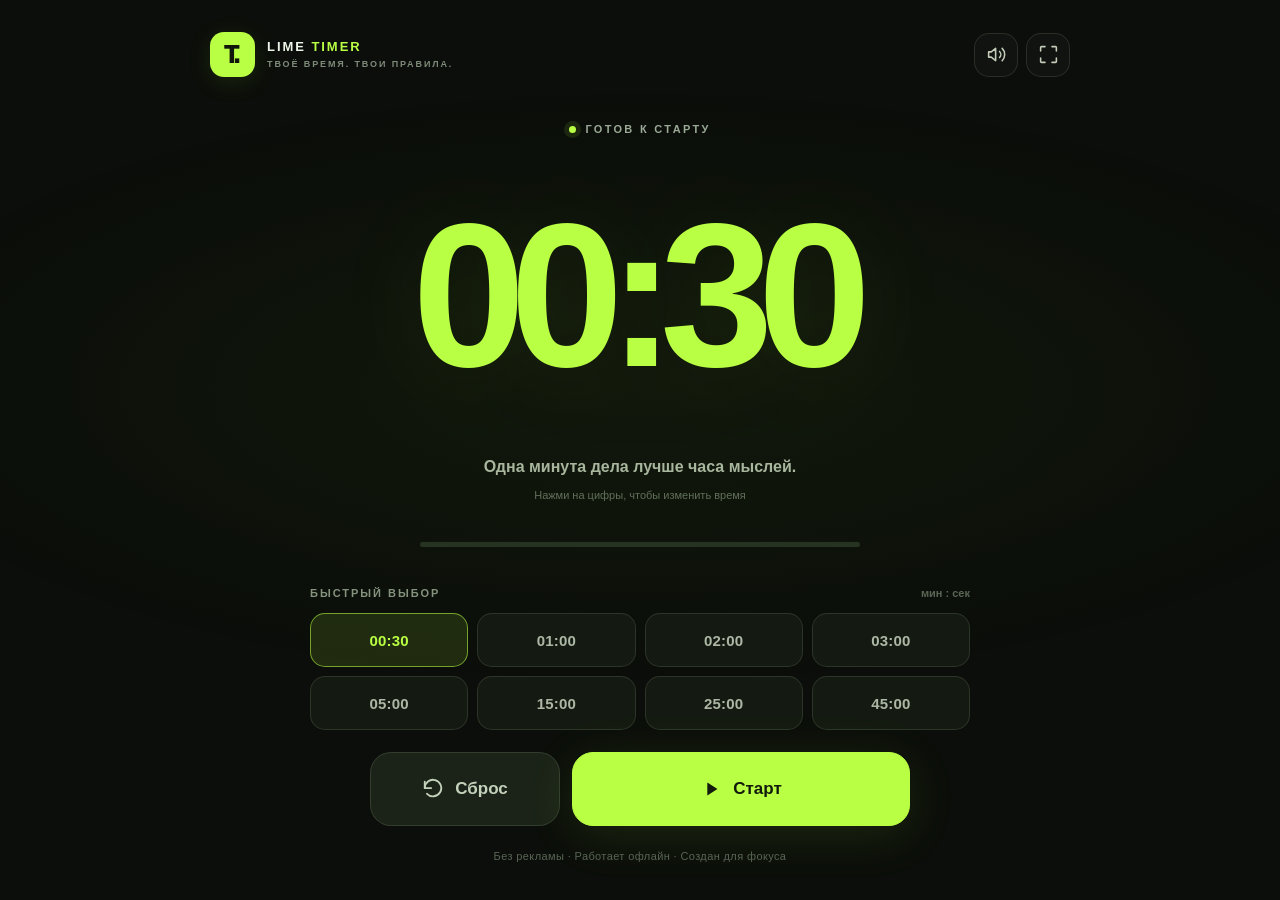
<file: timer/index.html>
<!doctype html>
<html lang="ru">
<head>
  <meta charset="utf-8">
  <meta name="viewport" content="width=device-width, initial-scale=1, viewport-fit=cover">
  <meta name="theme-color" content="#0b0e0a">
  <meta name="color-scheme" content="dark">
  <meta name="apple-mobile-web-app-capable" content="yes">
  <meta name="apple-mobile-web-app-status-bar-style" content="black-translucent">
  <meta name="apple-mobile-web-app-title" content="Lime Timer">
  <meta name="description" content="Минималистичный таймер на весь экран. Большие цифры, быстрые интервалы и никакой рекламы.">
  <link rel="icon" href="./icon.svg" type="image/svg+xml">
  <link rel="manifest" href="./manifest.webmanifest">
  <title>Lime Timer — таймер на весь экран</title>
  <style>
    :root { --bg:#0b0e0a; --surface:#141a11; --ink:#eef6e9; --muted:#7f8b7a; --lime:#b9ff43; --lime-soft:rgba(185,255,67,.12); --line:rgba(220,245,202,.12); }
    * { box-sizing:border-box; }
    html { -webkit-text-size-adjust:100%; }
    body { margin:0; background:var(--bg); color:var(--ink); font-family:Inter,ui-sans-serif,-apple-system,BlinkMacSystemFont,"Segoe UI",Arial,sans-serif; overscroll-behavior:none; }
    body::before { content:""; position:fixed; inset:0; pointer-events:none; background:radial-gradient(ellipse 85% 45% at 50% 43%,rgba(89,130,34,.09),transparent 74%); }
    button,input { font:inherit; }
    button { -webkit-tap-highlight-color:transparent; cursor:pointer; }
    button:focus-visible,input:focus-visible { outline:2px solid var(--lime); outline-offset:4px; }
    .app { width:min(100%,940px); min-height:100vh; min-height:100svh; margin:0 auto; padding:calc(22px + env(safe-area-inset-top)) clamp(20px,5vw,40px) calc(24px + env(safe-area-inset-bottom)); display:flex; flex-direction:column; position:relative; }
    .topbar { display:flex; justify-content:space-between; gap:14px; align-items:center; }
    .brand { display:flex; align-items:center; gap:12px; }
    .brand-icon { width:45px; height:45px; display:grid; place-items:center; background:var(--lime); border-radius:14px; color:#10170a; font-size:24px; line-height:1; font-weight:1000; letter-spacing:-.12em; box-shadow:0 5px 24px rgba(185,255,67,.1); }
    .brand-icon span { transform:translateX(-2px); }
    .brand-name { font-size:13px; font-weight:900; line-height:1.1; letter-spacing:.15em; }
    .brand-name em { color:var(--lime); font-style:normal; }
    .brand-tagline { color:var(--muted); font-size:9px; letter-spacing:.21em; margin-top:5px; font-weight:750; }
    .top-actions { display:flex; gap:8px; }
    .icon-btn { width:44px; height:44px; border:1px solid var(--line); border-radius:15px; background:rgba(255,255,255,.025); display:grid; place-items:center; color:#c3ccb9; transition:background .16s,border-color .16s; }
    .icon-btn:active { background:var(--lime-soft); }
    .icon-btn svg { width:21px; height:21px; stroke:currentColor; stroke-width:1.8; fill:none; stroke-linecap:round; stroke-linejoin:round; }
    .icon-btn[aria-pressed="false"] { color:var(--muted); }
    .stage { flex:1; display:flex; min-height:245px; flex-direction:column; justify-content:center; align-items:center; gap:0; padding:22px 0 26px; }
    .status { display:flex; align-items:center; gap:9px; color:#9ba997; font-size:11px; font-weight:800; letter-spacing:.21em; user-select:none; }
    .status-dot { display:block; width:7px; height:7px; border-radius:50%; background:var(--lime); box-shadow:0 0 0 5px rgba(185,255,67,.1); }
    .app.is-running .status-dot { animation:pulse 1.6s ease-in-out infinite; }
    @keyframes pulse { 50% { box-shadow:0 0 0 9px rgba(185,255,67,0); } }
    .clock-button { display:flex; align-items:center; justify-content:center; border:0; color:var(--lime); background:transparent; width:100%; max-width:900px; min-height:calc(clamp(84px,27.5vw,220px) * 1.42); padding:8px 0 0; }
    .clock { display:block; font-size:clamp(80px,27.5vw,220px); font-weight:850; font-variant-numeric:tabular-nums; font-feature-settings:"tnum"; line-height:1; letter-spacing:-.077em; white-space:nowrap; transform:translateX(-.03em); text-shadow:0 8px 100px rgba(185,255,67,.085); }
    .app.is-finished .clock { color:#f0f7e9; }
    .helper { color:#a8b69e; margin-top:7px; font-size:clamp(13px,3.5vw,16px); font-weight:650; text-align:center; min-height:1.5em; line-height:1.45; max-width:90%; text-wrap:balance; }
    .edit-hint { color:#5f7059; font-size:11px; margin-top:10px; text-align:center; }
    .toast[hidden] { display:none; }
    .toast { position:fixed; z-index:30; bottom:calc(30px + env(safe-area-inset-bottom)); left:50%; transform:translateX(-50%); max-width:min(90vw,420px); padding:13px 19px; background:#2b3b24; color:#e8ffdc; text-align:center; border:1px solid rgba(185,255,67,.38); border-radius:15px; font-size:13px; font-weight:600; box-shadow:0 15px 40px rgba(0,0,0,.36); pointer-events:none; }
    .full-help { color:#cbd9c3; font-size:14px; line-height:1.6; margin-bottom:21px; }
    .full-help strong { color:var(--lime); }
    .track { margin-top:41px; height:5px; width:min(70%,440px); background:#273322; border-radius:100px; overflow:hidden; }
    .track-fill { height:100%; width:0%; border-radius:inherit; background:var(--lime); transition:width .18s linear; }
    .bottom { padding-bottom:4px; }
    .section-label { font-size:11px; letter-spacing:.18em; font-weight:850; color:#85927e; display:flex; justify-content:space-between; gap:10px; margin-bottom:14px; }
    .section-label span:last-child { text-transform:none; font-size:11px; font-weight:550; letter-spacing:0; color:#596554; }
    .presets { display:grid; grid-template-columns:repeat(4,minmax(0,1fr)); gap:9px; }
    .preset { width:100%; height:50px; padding:0 4px; border:1px solid var(--line); color:#acb7a5; border-radius:15px; background:var(--surface); font-weight:800; font-variant-numeric:tabular-nums; font-size:13px; letter-spacing:.01em; transition:background .16s,color .16s; }
    .preset.active { background:var(--lime-soft); border-color:rgba(185,255,67,.57); color:var(--lime); }
    .preset:active { transform:scale(.98); }
    .controls { display:grid; grid-template-columns:minmax(0,.72fr) minmax(0,1.28fr); gap:12px; margin-top:22px; }
    .control { display:flex; align-items:center; justify-content:center; gap:11px; height:74px; border-radius:21px; font-size:17px; font-weight:800; border:1px solid var(--line); }
    .control svg { width:22px; height:22px; fill:none; stroke:currentColor; stroke-width:2; stroke-linecap:round; stroke-linejoin:round; }
    .reset { background:#1b2318; color:#c4d1bb; }
    .primary { background:var(--lime); color:#121a0c; border-color:var(--lime); box-shadow:0 9px 50px rgba(185,255,67,.105); }
    .primary:active,.reset:active { transform:scale(.99); }
    .footer { margin-top:24px; text-align:center; color:#596554; font-size:11px; letter-spacing:.035em; }
    .overlay[hidden] { display:none; }
    .overlay { position:fixed; inset:0; z-index:10; background:rgba(0,0,0,.68); display:flex; align-items:flex-end; justify-content:center; padding:16px 16px max(16px,env(safe-area-inset-bottom)); backdrop-filter:blur(9px); }
    .sheet { width:100%; max-width:480px; padding:27px 24px 24px; border-radius:28px; background:#1b2418; border:1px solid #394632; box-shadow:0 20px 80px rgba(0,0,0,.45); }
    .sheet-top { display:flex; justify-content:space-between; align-items:center; gap:8px; }
    .sheet h2 { font-size:23px; letter-spacing:-.04em; margin:0; }
    .close { border:0; background:transparent; color:#aab5a3; font-size:27px; line-height:1; width:36px; height:36px; }
    .sheet-caption { color:#90a08a; font-size:13px; margin:7px 0 25px; }
    .time-fields { display:flex; justify-content:center; align-items:center; gap:13px; }
    .time-fields label { display:flex; flex-direction:column; align-items:center; gap:10px; color:#a5b09f; font-size:10px; letter-spacing:.16em; font-weight:800; width:43%; }
    .time-fields input { width:100%; height:88px; border:1px solid #46573d; border-radius:19px; background:#11190f; color:var(--lime); font-size:45px; font-weight:850; text-align:center; font-variant-numeric:tabular-nums; padding:0 8px; }
    .time-fields .colon { color:var(--lime); font-weight:850; font-size:38px; padding-top:18px; }
    .sheet-error { min-height:22px; margin:14px 0 6px; text-align:center; color:#ffb69f; font-size:12px; }
    .sheet-submit { width:100%; border:0; border-radius:17px; height:60px; background:var(--lime); color:#141a0d; font-size:16px; font-weight:850; }
    @media (min-width:720px) { .app { padding-top:32px; padding-bottom:34px; } .clock { font-size:clamp(100px,16vw,204px); } .controls { max-width:540px; width:100%; margin-left:auto; margin-right:auto; } .presets { max-width:660px; margin-left:auto; margin-right:auto; } .preset { height:54px; font-size:15px; } .section-label { max-width:660px; margin-left:auto; margin-right:auto; } .topbar { margin-bottom:10px; } }
    @media (max-width:375px) { .app { padding-left:16px; padding-right:16px; } .clock { font-size:27.5vw; } .preset { padding:0 1px; font-size:12px; } .control { height:66px; } .controls { margin-top:15px; } .track { margin-top:30px; } }
    @media (max-height:700px) { .app { padding-top:calc(10px + env(safe-area-inset-top)); padding-bottom:calc(12px + env(safe-area-inset-bottom)); } .stage { min-height:190px; padding:8px 0; } .clock-button { min-height:calc(clamp(80px,27.5vw,220px) * 1.15); } .track { margin-top:22px; } .preset { height:44px; } .control { height:62px; } .controls { margin-top:13px; } .footer { margin-top:13px; } }
    @media (prefers-reduced-motion:reduce) { *,*::before,*::after { animation:none!important; transition:none!important; } }
  </style>
</head>
<body>
  <main class="app" id="app">
    <header class="topbar">
      <div class="brand"><div class="brand-icon" aria-hidden="true"><span>T.</span></div><div><div class="brand-name">LIME <em>TIMER</em></div><div class="brand-tagline">ТВОЁ ВРЕМЯ. ТВОИ ПРАВИЛА.</div></div></div>
      <div class="top-actions">
        <button class="icon-btn" id="soundBtn" type="button" aria-label="Выключить звук" aria-pressed="true" title="Звук">
          <svg id="soundIcon" viewBox="0 0 24 24"><path d="M11 5 6 9H3v6h3l5 4V5Z"/><path d="M15.5 8.5a5 5 0 0 1 0 7"/><path d="M18.5 5a10 10 0 0 1 0 14"/></svg>
        </button>
        <button class="icon-btn" id="fullBtn" type="button" aria-label="На весь экран" title="На весь экран"><svg viewBox="0 0 24 24"><path d="M8 3H4a1 1 0 0 0-1 1v4M16 3h4a1 1 0 0 1 1 1v4M3 16v4a1 1 0 0 0 1 1h4M21 16v4a1 1 0 0 1-1 1h-4"/></svg></button>
      </div>
    </header>
    <section class="stage" aria-label="Таймер обратного отсчёта">
      <div class="status" aria-live="polite"><span class="status-dot" aria-hidden="true"></span><span id="statusText">ГОТОВ К СТАРТУ</span></div>
      <button class="clock-button" id="clockBtn" type="button" aria-label="Изменить время таймера"><span class="clock" id="clock" role="timer" aria-live="off">00:30</span></button>
      <div class="helper" id="helperText" aria-live="polite">Давай делай. Главное — начать.</div>
      <div class="edit-hint">Нажми на цифры, чтобы изменить время</div>
      <div class="track" role="progressbar" aria-label="Прогресс таймера" aria-valuemin="0" aria-valuemax="100" aria-valuenow="0" id="progress"><div class="track-fill" id="progressFill"></div></div>
    </section>
    <section class="bottom" aria-label="Управление таймером">
      <div class="section-label"><span>БЫСТРЫЙ ВЫБОР</span><span>мин : сек</span></div>
      <div class="presets" id="presets">
        <button class="preset active" type="button" data-seconds="30" aria-pressed="true">00:30</button>
        <button class="preset" type="button" data-seconds="60" aria-pressed="false">01:00</button>
        <button class="preset" type="button" data-seconds="120" aria-pressed="false">02:00</button>
        <button class="preset" type="button" data-seconds="180" aria-pressed="false">03:00</button>
        <button class="preset" type="button" data-seconds="300" aria-pressed="false">05:00</button>
        <button class="preset" type="button" data-seconds="900" aria-pressed="false">15:00</button>
        <button class="preset" type="button" data-seconds="1500" aria-pressed="false">25:00</button>
        <button class="preset" type="button" data-seconds="2700" aria-pressed="false">45:00</button>
      </div>
      <div class="controls">
        <button class="control reset" type="button" id="resetBtn"><svg viewBox="0 0 24 24"><path d="M3 11a9 9 0 1 1 2.5 6.2"/><path d="M3 4v7h7"/></svg><span>Сброс</span></button>
        <button class="control primary" type="button" id="playBtn"><svg viewBox="0 0 24 24" id="playIcon"><path d="m8 5 11 7-11 7V5Z" fill="currentColor" stroke="none"/></svg><span id="playText">Старт</span></button>
      </div>
      <div class="footer">Без рекламы · Работает офлайн · Создан для фокуса</div>
    </section>
  </main>
  <div class="toast" id="toast" role="status" aria-live="polite" hidden></div>
  <div class="overlay" id="fullOverlay" hidden>
    <div class="sheet" role="dialog" aria-modal="true" aria-labelledby="fullTitle">
      <div class="sheet-top"><h2 id="fullTitle">На весь экран</h2><button class="close" id="fullClose" type="button" aria-label="Закрыть">×</button></div>
      <p class="sheet-caption">На iPhone полноэкранный режим включается через домашний экран.</p>
      <div class="full-help">1. Открой эту страницу в <strong>Safari</strong>.<br>2. Нажми <strong>«Поделиться»</strong> (квадрат со стрелкой).<br>3. Выбери <strong>«На экран „Домой“»</strong> → <strong>«Добавить»</strong>.<br>4. Запусти <strong>Lime Timer</strong> с экрана iPhone.</div>
      <button class="sheet-submit" type="button" id="fullOk">Понятно</button>
    </div>
  </div>
  <div class="overlay" id="overlay" hidden>
    <form class="sheet" id="timeForm" role="dialog" aria-modal="true" aria-labelledby="sheetTitle">
      <div class="sheet-top"><h2 id="sheetTitle">Своё время</h2><button class="close" type="button" id="closeBtn" aria-label="Закрыть">×</button></div>
      <p class="sheet-caption">Установи длительность обратного отсчёта</p>
      <div class="time-fields"><label>МИНУТЫ<input id="minutesInput" inputmode="numeric" pattern="[0-9]*" type="number" min="0" max="99" value="0" required></label><span class="colon">:</span><label>СЕКУНДЫ<input id="secondsInput" inputmode="numeric" pattern="[0-9]*" type="number" min="0" max="59" value="30" required></label></div>
      <div class="sheet-error" id="sheetError" role="status"></div>
      <button class="sheet-submit" type="submit">Установить время</button>
    </form>
  </div>
  <script>
    (() => {
      'use strict';
      const $ = (id) => document.getElementById(id);
      const STORAGE = 'lime-timer-v1';
      const icons = {
        play:'<path d="m8 5 11 7-11 7V5Z" fill="currentColor" stroke="none"/>',
        pause:'<path d="M7 5v14M17 5v14" stroke-width="4"/>',
        sound:'<path d="M11 5 6 9H3v6h3l5 4V5Z"/><path d="M15.5 8.5a5 5 0 0 1 0 7"/><path d="M18.5 5a10 10 0 0 1 0 14"/>',
        mute:'<path d="M11 5 6 9H3v6h3l5 4V5Z"/><path d="m16 9 5 6m0-6-5 6"/>'
      };
      const state = { duration:30, remaining:30000, endAt:null, running:false, sound:true, finished:false };
      let audioContext = null;
      let wakeLock = null;
      let toastTimer = null;
      let lastPhase = '';
      let quoteIndex = -1;
      let nextQuoteAt = 0;
      const quotes = {
        ready: ['Давай делай. Главное — начать.', 'Хватит откладывать. Пора работать.', 'Одна минута дела лучше часа мыслей.', 'Не ищи мотивацию. Начинай.', 'Меньше слов — больше дела.'],
        running: ['Давай делай. Без отвлечений.', 'Работай. Остальное подождёт.', 'Начал — доводи до конца.', 'Сейчас важна только задача.', 'Ещё немного. Дожимай.', 'Фокус. Ты справишься.'],
        paused: ['Перерыв взял? Теперь возвращайся.', 'Пауза — не конец. Продолжай.', 'Соберись и возвращайся к делу.'],
        finished: ['Готово. Хорошая работа!', 'Вот так и строится дисциплина.', 'Один подход сделан. Продолжай!', 'Ты сделал это. Двигайся дальше.']
      };
      function showToast(message) {
        clearTimeout(toastTimer);
        $('toast').textContent = message;
        $('toast').hidden = false;
        toastTimer = setTimeout(() => { $('toast').hidden = true; }, 2400);
      }
      function motivationalText(phase) {
        const now = Date.now();
        if (phase !== lastPhase || now >= nextQuoteAt) {
          const pool = quotes[phase];
          if (phase !== lastPhase) quoteIndex = Math.floor(Math.random()*pool.length);
          else quoteIndex = (quoteIndex + 1)%pool.length;
          lastPhase = phase;
          nextQuoteAt = now + (phase === 'running' ? 18000 : 26000);
        }
        return quotes[phase][quoteIndex];
      }
      function format(seconds) { const s = Math.max(0, Math.ceil(seconds)); return String(Math.floor(s/60)).padStart(2,'0') + ':' + String(s%60).padStart(2,'0'); }
      function readStorage() {
        try {
          const data = JSON.parse(localStorage.getItem(STORAGE) || '{}');
          if (Number.isInteger(data.duration) && data.duration >= 1 && data.duration <= 5999) state.duration = data.duration;
          state.remaining = Number.isFinite(data.remaining) ? Math.max(0,Math.min(data.remaining,state.duration*1000)) : state.duration*1000;
          state.sound = data.sound !== false;
          state.finished = data.finished === true;
          if (data.running && Number.isFinite(data.endAt)) { state.endAt = data.endAt; state.running = true; }
          if (state.running && state.endAt <= Date.now()) { state.running = false; state.remaining = 0; state.finished = true; }
        } catch (_) { /* Storage may be unavailable in private mode. */ }
      }
      function persist() {
        try { localStorage.setItem(STORAGE,JSON.stringify(state)); } catch (_) { /* Ignore storage restrictions. */ }
      }
      function msLeft() { return state.running ? Math.max(0,state.endAt - Date.now()) : state.remaining; }
      function render() {
        const ms = msLeft();
        const shown = format(ms/1000);
        $('clock').textContent = shown;
        document.title = shown + ' · Lime Timer';
        $('app').classList.toggle('is-running',state.running);
        $('app').classList.toggle('is-finished',state.finished);
        $('statusText').textContent = state.finished ? 'ВРЕМЯ ВЫШЛО' : state.running ? 'ТАЙМЕР ИДЁТ' : ms < state.duration*1000 ? 'НА ПАУЗЕ' : 'ГОТОВ К СТАРТУ';
        const phase = state.finished ? 'finished' : state.running ? 'running' : ms < state.duration*1000 ? 'paused' : 'ready';
        $('helperText').textContent = motivationalText(phase);
        $('playText').textContent = state.running ? 'Пауза' : state.finished ? 'Ещё раз' : ms < state.duration*1000 ? 'Продолжить' : 'Старт';
        $('playIcon').innerHTML = state.running ? icons.pause : icons.play;
        const progress = Math.max(0,Math.min(100,(1 - ms/(state.duration*1000))*100));
        $('progressFill').style.width = progress + '%';
        $('progress').setAttribute('aria-valuenow',String(Math.round(progress)));
        document.querySelectorAll('[data-seconds]').forEach(btn => { const active = Number(btn.dataset.seconds) === state.duration; btn.classList.toggle('active',active); btn.setAttribute('aria-pressed',String(active)); });
        $('soundBtn').setAttribute('aria-pressed',String(state.sound));
        $('soundBtn').setAttribute('aria-label',state.sound ? 'Выключить звук' : 'Включить звук');
        $('soundIcon').innerHTML = state.sound ? icons.sound : icons.mute;
      }
      async function requestWake() {
        if (!('wakeLock' in navigator) || document.visibilityState !== 'visible') return;
        try { wakeLock = await navigator.wakeLock.request('screen'); } catch (_) { /* Browser does not support screen wake lock. */ }
      }
      function releaseWake() { if (wakeLock) { wakeLock.release().catch(()=>{}); wakeLock = null; } }
      function primeAudio() {
        if (!state.sound) return;
        try {
          const Context = window.AudioContext || window.webkitAudioContext;
          if (Context && !audioContext) audioContext = new Context();
          if (audioContext && audioContext.state === 'suspended') audioContext.resume().catch(()=>{});
        } catch (_) { /* No audio available. */ }
      }
      function ding(preview=false) {
        if (!state.sound) return;
        try {
          primeAudio(); if (!audioContext) return;
          const base = audioContext.currentTime;
          for (let i=0; i<(preview ? 1 : 3); i++) {
            const t=base + i*.31;
            const osc=audioContext.createOscillator(), gain=audioContext.createGain();
            osc.type='sine'; osc.frequency.setValueAtTime(i===2?900:750,t);
            gain.gain.setValueAtTime(.001,t); gain.gain.exponentialRampToValueAtTime(.16,t+.012); gain.gain.exponentialRampToValueAtTime(.001,t+.24);
            osc.connect(gain); gain.connect(audioContext.destination); osc.start(t); osc.stop(t+.26);
          }
        } catch (_) { /* Audio requires browser permission. */ }
      }
      function finish(silent=false) {
        state.running=false; state.endAt=null; state.remaining=0; state.finished=true; releaseWake(); persist(); render();
        if (!silent) { ding(); if ('vibrate' in navigator) navigator.vibrate([150,90,150,90,250]); }
      }
      function toggle() {
        primeAudio();
        if (state.running) { state.remaining=Math.min(msLeft(),state.duration*1000-1); state.running=false; state.endAt=null; releaseWake(); }
        else { if (state.remaining <= 0) state.remaining=state.duration*1000; state.running=true; state.finished=false; state.endAt=Date.now()+state.remaining; requestWake(); }
        persist(); render();
      }
      function reset() { state.running=false; state.endAt=null; state.remaining=state.duration*1000; state.finished=false; releaseWake(); persist(); render(); }
      function setDuration(seconds) { if (!Number.isInteger(seconds) || seconds<1 || seconds>5999) return; state.duration=seconds; lastPhase=''; reset(); }
      function tick() { if (state.running && state.endAt <= Date.now()) finish(); else if (state.running) render(); }
      function openEditor() {
        const leftSeconds = Math.ceil(msLeft()/1000) || state.duration;
        $('minutesInput').value = Math.floor(leftSeconds/60);
        $('secondsInput').value = leftSeconds%60;
        $('sheetError').textContent='';
        $('overlay').hidden=false;
        $('minutesInput').focus({preventScroll:true});
      }
      function closeEditor() { $('overlay').hidden=true; $('clockBtn').focus({preventScroll:true}); }
      $('playBtn').addEventListener('click',toggle);
      $('resetBtn').addEventListener('click',reset);
      $('clockBtn').addEventListener('click',openEditor);
      $('closeBtn').addEventListener('click',closeEditor);
      $('overlay').addEventListener('click',e=>{ if(e.target === $('overlay')) closeEditor(); });
      $('timeForm').addEventListener('submit',e=>{
        e.preventDefault(); const m=Number($('minutesInput').value), s=Number($('secondsInput').value);
        if (!Number.isInteger(m)||!Number.isInteger(s)||m<0||m>99||s<0||s>59||m*60+s<1) { $('sheetError').textContent='Укажи время от 00:01 до 99:59'; return; }
        setDuration(m*60+s); closeEditor();
      });
      $('presets').addEventListener('click',e=>{ const btn=e.target.closest('[data-seconds]'); if (btn) setDuration(Number(btn.dataset.seconds)); });
      $('soundBtn').addEventListener('click',()=>{
        state.sound=!state.sound;
        if (state.sound) { primeAudio(); ding(true); }
        persist(); render();
        showToast(state.sound ? 'Звук включён · проверочный сигнал' : 'Звук выключен');
      });
      function closeFullHelp() { $('fullOverlay').hidden=true; $('fullBtn').focus({preventScroll:true}); }
      function openFullHelp() { $('fullOverlay').hidden=false; $('fullClose').focus({preventScroll:true}); }
      $('fullClose').addEventListener('click',closeFullHelp);
      $('fullOk').addEventListener('click',closeFullHelp);
      $('fullOverlay').addEventListener('click',e=>{ if(e.target === $('fullOverlay')) closeFullHelp(); });
      $('fullBtn').addEventListener('click',async()=>{
        if (window.matchMedia('(display-mode: standalone)').matches || window.navigator.standalone === true) {
          showToast('Приложение уже открыто без панели Safari');
          return;
        }
        try {
          if (document.fullscreenElement && document.exitFullscreen) await document.exitFullscreen();
          else if (typeof document.documentElement.requestFullscreen === 'function') await document.documentElement.requestFullscreen();
          else openFullHelp();
        } catch (_) { openFullHelp(); }
      });
      document.addEventListener('fullscreenchange',()=>{
        const active=Boolean(document.fullscreenElement);
        $('fullBtn').setAttribute('aria-label',active ? 'Выйти из полноэкранного режима' : 'На весь экран');
        $('fullBtn').setAttribute('title',active ? 'Выйти из полноэкранного режима' : 'На весь экран');
      });
      document.addEventListener('keydown',e=>{
        if (e.key==='Escape' && !$('fullOverlay').hidden) { closeFullHelp(); return; }
        if (e.key==='Escape' && !$('overlay').hidden) { closeEditor(); return; }
        if (!$('overlay').hidden || !$('fullOverlay').hidden || ['INPUT','TEXTAREA'].includes(document.activeElement.tagName)) return;
        if (e.code==='Space') { e.preventDefault(); toggle(); }
        if (e.key.toLowerCase()==='r') reset();
      });
      document.addEventListener('visibilitychange',()=>{ if (document.visibilityState==='visible') { tick(); if (state.running) requestWake(); } else releaseWake(); });
      window.addEventListener('pageshow',tick);
      if ('serviceWorker' in navigator) window.addEventListener('load',()=>navigator.serviceWorker.register('./sw.js').catch(()=>{}));
      readStorage(); render(); setInterval(tick,200);
    })();
  </script>
</body>
</html>
</file>
